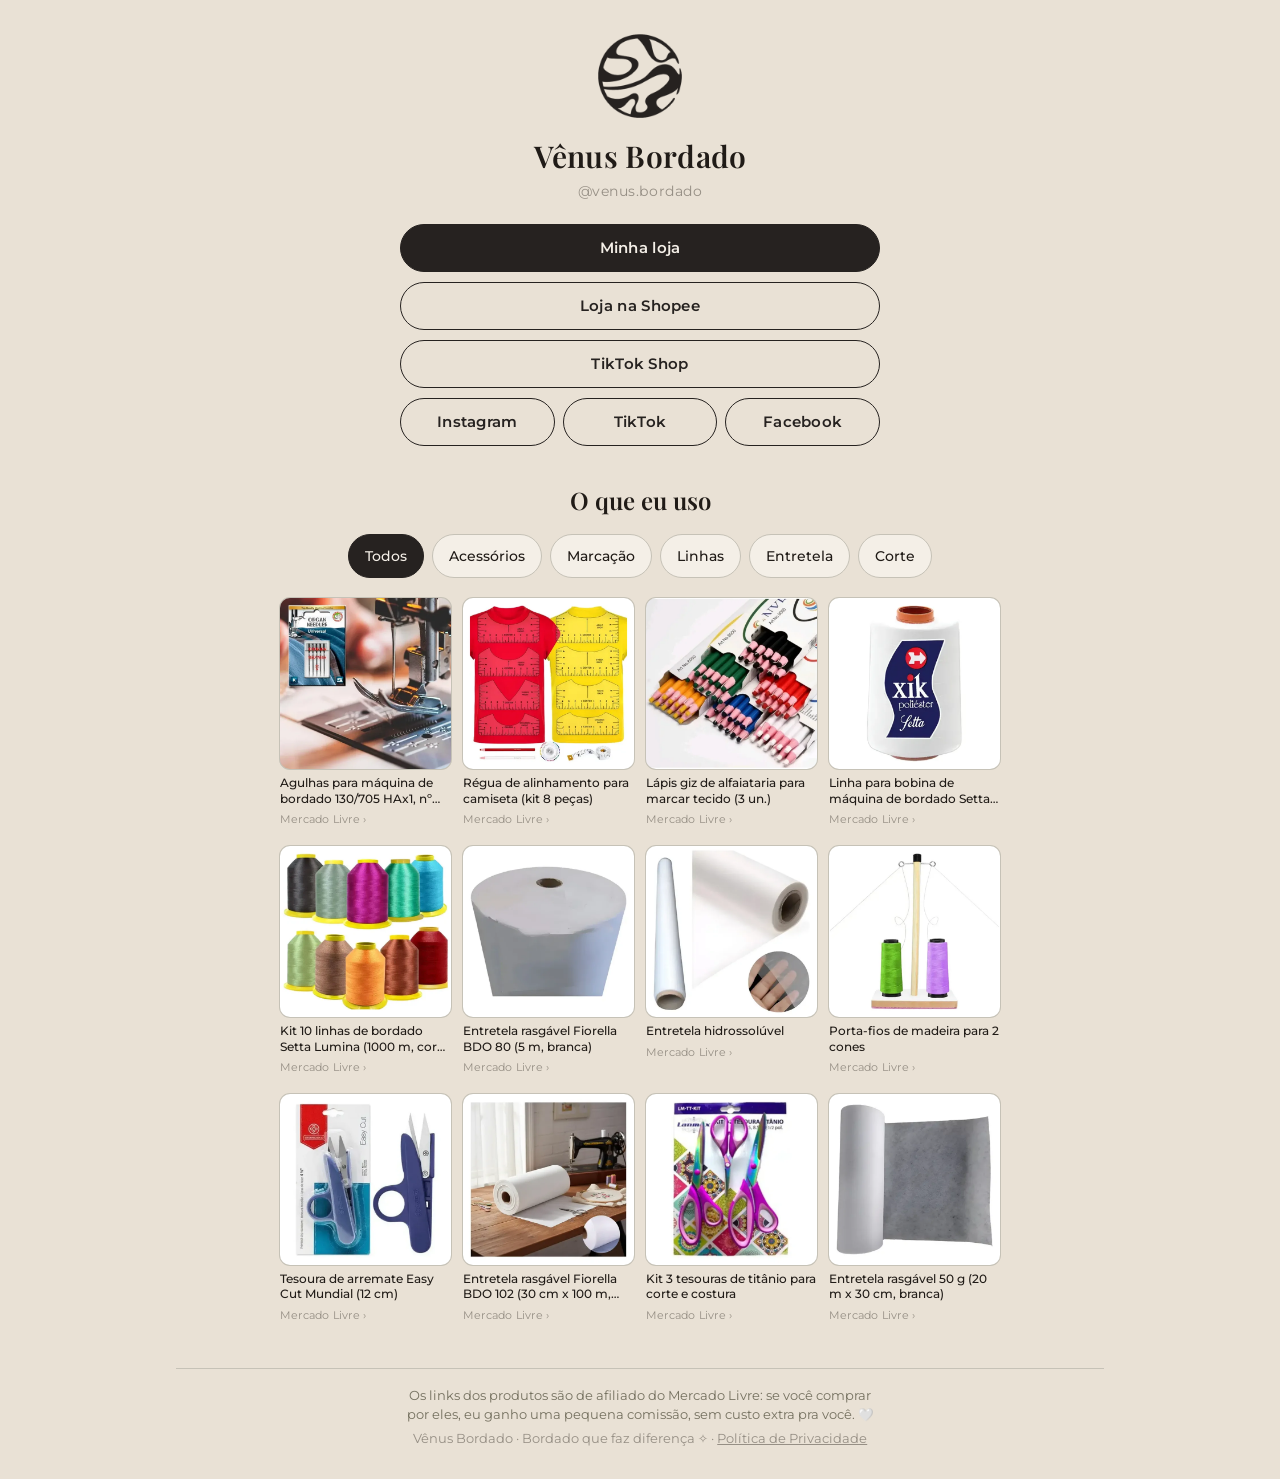
<file: index.html>
<!doctype html>
<html lang="pt-BR">
<head>
  <meta charset="utf-8">
  <meta name="viewport" content="width=device-width, initial-scale=1">
  <title>Vênus Bordado · links</title>
  <meta name="description" content="Os materiais de bordado que eu uso no ateliê: régua, lápis de marcar, linhas, entretela e camisetas. Links da Vênus Bordado.">
  <meta name="theme-color" content="#E9E1D5">
  <meta property="og:type" content="website">
  <meta property="og:title" content="Vênus Bordado · os materiais que eu uso">
  <meta property="og:description" content="Régua, lápis de marcar, linhas, entretela e camisetas: tudo o que eu uso no ateliê.">
  <meta property="og:image" content="https://venusbordado.github.io/img/og.png">
  <meta property="og:url" content="https://venusbordado.github.io/">
  <meta name="twitter:card" content="summary_large_image">
  <link rel="icon" type="image/png" sizes="32x32" href="img/favicon-32.png">
  <link rel="apple-touch-icon" href="img/favicon-192.png">
  <link rel="preconnect" href="https://fonts.googleapis.com">
  <link rel="preconnect" href="https://fonts.gstatic.com" crossorigin>
  <link href="https://fonts.googleapis.com/css2?family=Montserrat:wght@400;500;600&family=Playfair+Display:wght@500;600&display=swap" rel="stylesheet">
  <link rel="stylesheet" href="style.css">
</head>
<body>
  <main class="pagina">
    <header class="topo">
      <img class="logo" src="img/logo-simbolo-grafite.png" alt="Logo da Vênus Bordado" width="88" height="88">
      <h1>Vênus Bordado</h1>
      <p class="handle">@venus.bordado</p>
      <nav class="redes" aria-label="Lojas">
        <a class="botao botao-cheio" href="https://venusbordado.lojavirtualnuvem.com.br/" target="_blank" rel="noopener">Minha loja</a>
        <a class="botao" href="https://shopee.com.br/venusbordado" target="_blank" rel="noopener">Loja na Shopee</a>
        <a class="botao" href="https://vt.tiktok.com/ZSbKCS294/?page=TikTokShop" target="_blank" rel="noopener">TikTok Shop</a>
      </nav>
      <nav class="sociais" aria-label="Redes sociais">
        <a class="botao botao-mini" href="https://www.instagram.com/venus.bordado/" target="_blank" rel="noopener">Instagram</a>
        <a class="botao botao-mini" href="https://www.tiktok.com/@venus.bordado" target="_blank" rel="noopener">TikTok</a>
        <a class="botao botao-mini" href="https://www.facebook.com/venus.bordado/" target="_blank" rel="noopener">Facebook</a>
      </nav>
    </header>

    <section class="vitrine" aria-labelledby="titulo-vitrine">
      <h2 id="titulo-vitrine">O que eu uso</h2>
      <div class="filtros" id="filtros" role="group" aria-label="Filtrar por categoria" hidden></div>
      <ul class="cards" id="cards"></ul>
      <p class="vazio" id="vazio" hidden>Em breve: os materiais que eu uso no ateliê ✨</p>
    </section>

    <footer class="rodape">
      <p>Os links dos produtos são de afiliado do Mercado Livre: se você comprar por eles, eu ganho uma pequena comissão, sem custo extra pra você. 🤍</p>
      <p class="assinatura">Vênus Bordado · Bordado que faz diferença ✧ · <a href="privacidade.html" style="color:inherit">Política de Privacidade</a></p>
    </footer>
  </main>
  <script src="app.js"></script>
</body>
</html>
</file>
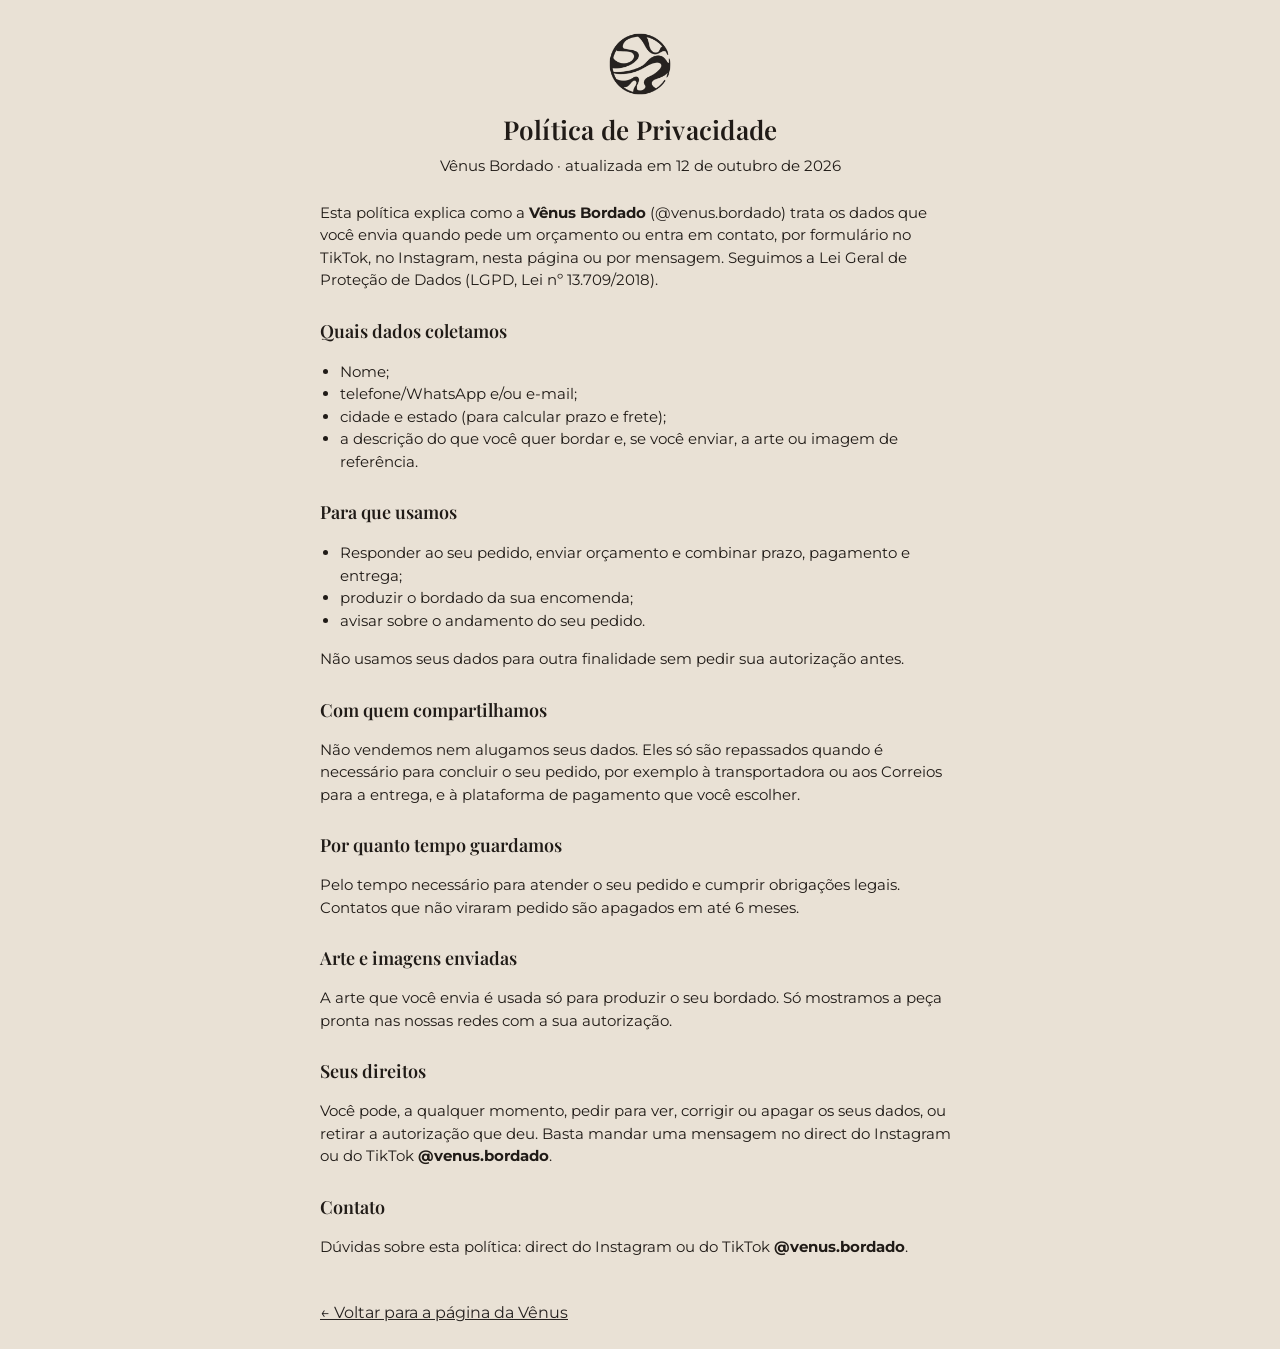
<file: privacidade.html>
<!doctype html>
<html lang="pt-BR">
<head>
  <meta charset="utf-8">
  <meta name="viewport" content="width=device-width, initial-scale=1">
  <title>Política de Privacidade · Vênus Bordado</title>
  <meta name="description" content="Como a Vênus Bordado usa os dados enviados em formulários de contato e orçamento.">
  <meta name="theme-color" content="#E9E1D5">
  <link rel="icon" type="image/png" sizes="32x32" href="img/favicon-32.png">
  <link rel="preconnect" href="https://fonts.googleapis.com">
  <link rel="preconnect" href="https://fonts.gstatic.com" crossorigin>
  <link href="https://fonts.googleapis.com/css2?family=Montserrat:wght@400;500;600&family=Playfair+Display:wght@500;600&display=swap" rel="stylesheet">
  <link rel="stylesheet" href="style.css">
  <style>
    .texto { max-width: 640px; margin: 0 auto; text-align: left; }
    .texto h1 { font-size: 26px; text-align: center; margin-bottom: 6px; }
    .texto h2 { font-size: 18px; margin: 26px 0 8px; }
    .texto p, .texto li { color: var(--texto); font-size: 15px; }
    .texto ul { padding-left: 20px; }
    .atualizado { text-align: center; color: var(--handle); font-size: 13px; margin: 0 0 24px; }
    .voltar { display: inline-block; margin-top: 28px; color: var(--grafite); }
  </style>
</head>
<body>
  <main class="pagina">
    <article class="texto">
      <img class="logo" src="img/logo-simbolo-grafite.png" alt="Logo da Vênus Bordado" width="64" height="64" style="width:64px;height:64px">
      <h1>Política de Privacidade</h1>
      <p class="atualizado">Vênus Bordado · atualizada em 12 de outubro de 2026</p>

      <p>Esta política explica como a <strong>Vênus Bordado</strong> (@venus.bordado) trata os dados que você envia
      quando pede um orçamento ou entra em contato, por formulário no TikTok, no Instagram, nesta página ou por mensagem.
      Seguimos a Lei Geral de Proteção de Dados (LGPD, Lei nº 13.709/2018).</p>

      <h2>Quais dados coletamos</h2>
      <ul>
        <li>Nome;</li>
        <li>telefone/WhatsApp e/ou e-mail;</li>
        <li>cidade e estado (para calcular prazo e frete);</li>
        <li>a descrição do que você quer bordar e, se você enviar, a arte ou imagem de referência.</li>
      </ul>

      <h2>Para que usamos</h2>
      <ul>
        <li>Responder ao seu pedido, enviar orçamento e combinar prazo, pagamento e entrega;</li>
        <li>produzir o bordado da sua encomenda;</li>
        <li>avisar sobre o andamento do seu pedido.</li>
      </ul>
      <p>Não usamos seus dados para outra finalidade sem pedir sua autorização antes.</p>

      <h2>Com quem compartilhamos</h2>
      <p>Não vendemos nem alugamos seus dados. Eles só são repassados quando é necessário para concluir o seu pedido,
      por exemplo à transportadora ou aos Correios para a entrega, e à plataforma de pagamento que você escolher.</p>

      <h2>Por quanto tempo guardamos</h2>
      <p>Pelo tempo necessário para atender o seu pedido e cumprir obrigações legais. Contatos que não viraram pedido
      são apagados em até 6 meses.</p>

      <h2>Arte e imagens enviadas</h2>
      <p>A arte que você envia é usada só para produzir o seu bordado. Só mostramos a peça pronta nas nossas redes
      com a sua autorização.</p>

      <h2>Seus direitos</h2>
      <p>Você pode, a qualquer momento, pedir para ver, corrigir ou apagar os seus dados, ou retirar a autorização
      que deu. Basta mandar uma mensagem no direct do Instagram ou do TikTok <strong>@venus.bordado</strong>.</p>

      <h2>Contato</h2>
      <p>Dúvidas sobre esta política: direct do Instagram ou do TikTok <strong>@venus.bordado</strong>.</p>

      <a class="voltar" href="./">← Voltar para a página da Vênus</a>
    </article>
  </main>
</body>
</html>
</file>
<file: style.css>
:root {
  --fundo: #E9E1D5;
  --cartao: #F4EFE7;
  --texto: #201B17;
  --grafite: #262220;
  --taupe: #B8A992;
  --suave: #74705F;
  --handle: #968F85;
  --filete: #C6C2B7;
  --raio: 16px;
}
* { box-sizing: border-box; }
html { -webkit-text-size-adjust: 100%; }
body {
  margin: 0;
  background: var(--fundo);
  color: var(--texto);
  font-family: "Montserrat", system-ui, sans-serif;
  font-size: 16px;
  line-height: 1.5;
}
.pagina { max-width: 960px; margin: 0 auto; padding: 32px 16px 24px; }

/* topo */
.topo { text-align: center; max-width: 480px; margin: 0 auto 36px; }
.logo { width: 88px; height: 88px; display: block; margin: 0 auto 14px; }
h1, h2 { font-family: "Playfair Display", Georgia, serif; font-weight: 600; margin: 0; }
h1 { font-size: 30px; letter-spacing: 0.01em; }
.handle { margin: 2px 0 22px; color: var(--handle); font-size: 14px; letter-spacing: 0.04em; }
.bio { margin: 0 auto 22px; color: var(--suave); max-width: 34ch; }
.redes { display: grid; gap: 10px; }
.sociais { display: grid; grid-template-columns: repeat(3, minmax(0, 1fr)); gap: 8px; margin-top: 10px; }
.botao-mini { min-height: 44px; padding: 0 6px; font-size: 13px; border-width: 1px; }
.botao {
  display: flex; align-items: center; justify-content: center;
  min-height: 48px; padding: 0 20px;
  border: 1.5px solid var(--grafite); border-radius: 999px;
  color: var(--grafite); text-decoration: none;
  font-weight: 600; font-size: 15px; letter-spacing: 0.02em;
  background: transparent;
  transition: background .15s, color .15s;
}
.botao:hover, .botao:focus-visible { background: var(--grafite); color: var(--cartao); }
.botao-cheio { background: var(--grafite); color: var(--cartao); }
.botao-cheio:hover, .botao-cheio:focus-visible { background: #000; }
a:focus-visible, button:focus-visible { outline: 3px solid var(--taupe); outline-offset: 3px; }

/* vitrine */
.vitrine h2 { font-size: 24px; text-align: center; margin-bottom: 16px; }
.filtros { display: flex; flex-wrap: wrap; justify-content: center; gap: 8px; margin-bottom: 20px; }
.filtro {
  min-height: 44px; padding: 0 16px; border-radius: 999px;
  border: 1px solid var(--filete); background: var(--cartao); color: var(--texto);
  font: 500 14px "Montserrat", sans-serif; cursor: pointer;
}
.filtro[aria-pressed="true"] { background: var(--grafite); border-color: var(--grafite); color: var(--cartao); }
.cards {
  list-style: none; margin: 0 auto; padding: 0; max-width: 720px;
  display: grid; gap: 14px 8px; grid-template-columns: repeat(3, minmax(0, 1fr));
}
@media (min-width: 640px) { .cards { grid-template-columns: repeat(4, minmax(0, 1fr)); gap: 18px 12px; } }
/* quadradinho estilo grade do Instagram: a foto inteira e o link */
.tile { display: flex; flex-direction: column; gap: 6px; color: var(--texto); text-decoration: none; }
.tile img {
  width: 100%; height: auto; aspect-ratio: 1 / 1; object-fit: cover; display: block;
  border-radius: 10px; background: #fff; box-shadow: 0 0 0 1px var(--filete);
  transition: transform .15s;
}
.tile:hover img, .tile:focus-visible img { transform: scale(1.03); }
.tile .nome {
  font-size: 12px; line-height: 1.3; font-weight: 500;
  display: -webkit-box; -webkit-line-clamp: 2; -webkit-box-orient: vertical; overflow: hidden;
}
.tile .ver { font-size: 10.5px; color: var(--handle); letter-spacing: 0.02em; white-space: nowrap; }
.vazio { text-align: center; color: var(--suave); padding: 24px 0; }

/* rodape */
.rodape { margin-top: 44px; padding-top: 18px; border-top: 1px solid var(--filete); text-align: center; color: var(--suave); font-size: 12.5px; }
.rodape p { margin: 0 auto 6px; max-width: 52ch; }
.assinatura { color: var(--handle); }
</file>
